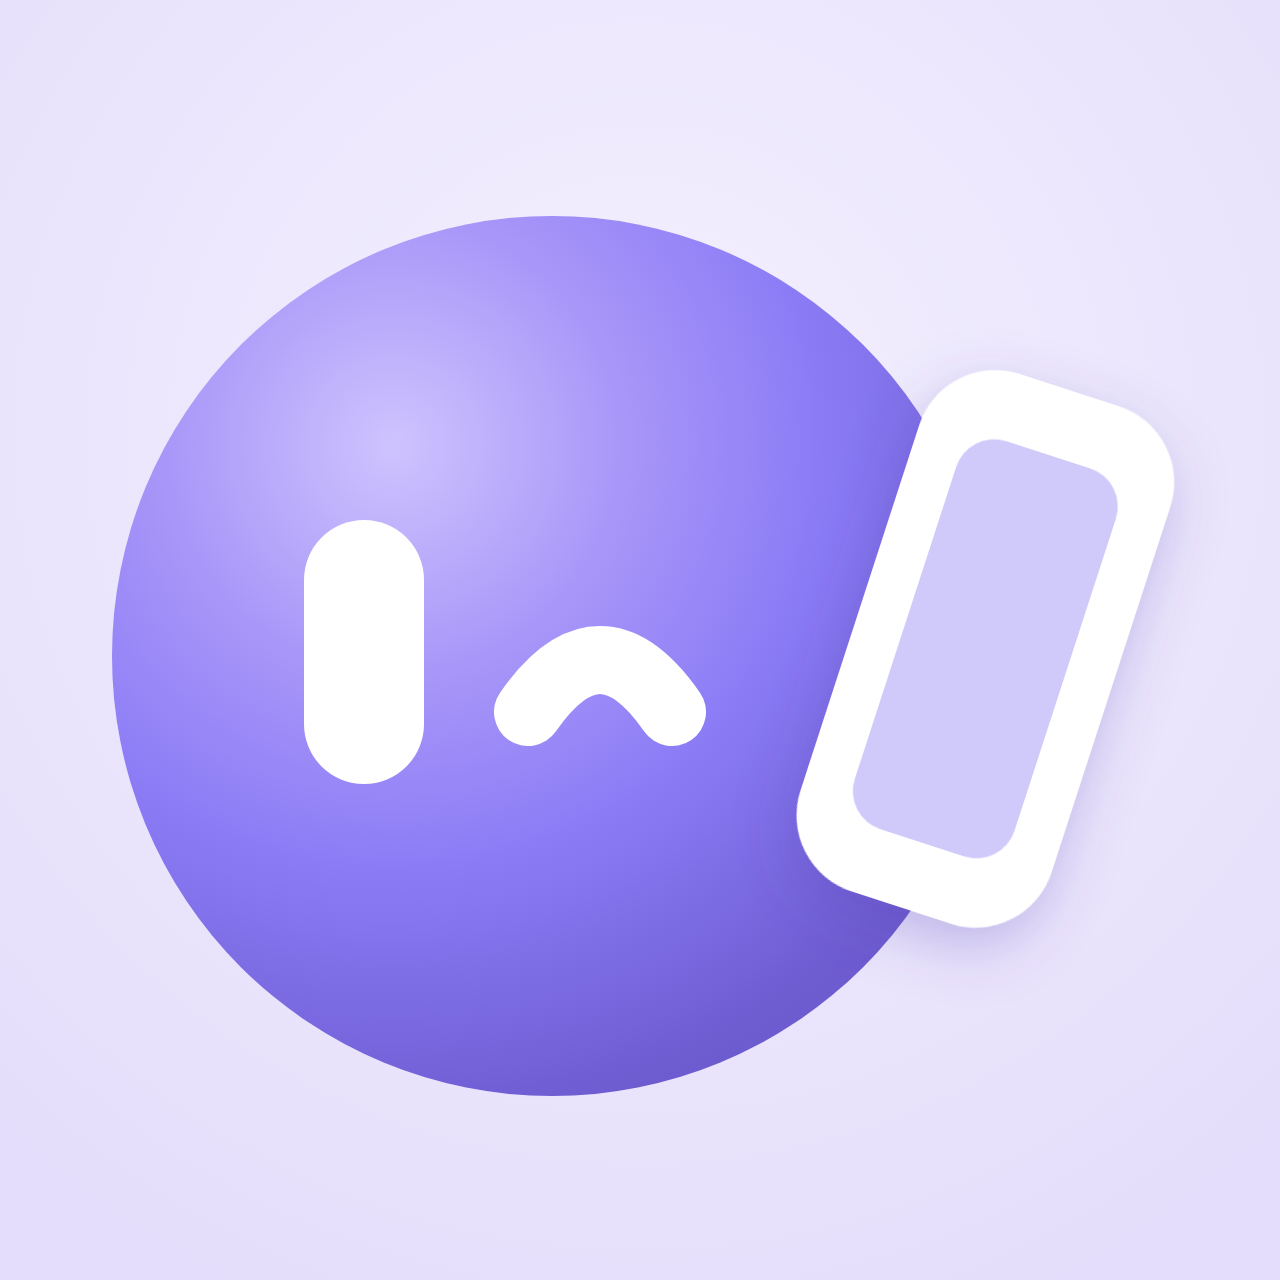
<file: store/play/src/icon.html>
<!doctype html><html><head><meta charset="utf-8"><style>
  html,body { margin:0; padding:0; width:100vw; height:100vw; overflow:hidden; }
  svg { display:block; width:100vw; height:100vw; }
</style></head><body>
<!-- 전부 하나의 SVG 로 그린다. CSS 로 배치하면 렌더 크기에 따라 어긋나서,
     좌표를 viewBox 안에 고정하는 편이 안전하다.
     앱 안에서는 가끔만 윙크하지만 아이콘은 한 장이라, 가장 이 앱다운
     순간(윙크하며 전화를 받는 모습)을 고정해 둔다. -->
<svg viewBox="0 0 320 320" xmlns="http://www.w3.org/2000/svg">
  <defs>
    <radialGradient id="bg" cx="50%" cy="34%" r="75%">
      <stop offset="0" stop-color="#F4F1FE"/><stop offset="1" stop-color="#E4DDFB"/>
    </radialGradient>
    <radialGradient id="orb" cx="32%" cy="26%" r="78%">
      <stop offset="0" stop-color="#CFC3FE"/><stop offset=".34" stop-color="#A896F8"/>
      <stop offset=".62" stop-color="#8B7CF6"/><stop offset="1" stop-color="#6D5BD0"/>
    </radialGradient>
    <filter id="drop" x="-40%" y="-40%" width="180%" height="180%">
      <feDropShadow dx="0" dy="5" stdDeviation="7"
                    flood-color="#5B49B8" flood-opacity=".30"/>
    </filter>
  </defs>

  <rect width="320" height="320" fill="url(#bg)"/>
  <circle cx="138" cy="164" r="110" fill="url(#orb)"/>

  <!-- 얼굴은 왼쪽 2/3 안에 둔다. 폰이 눈을 가리면 표정이 뭉개진다. -->
  <rect x="76" y="130" width="30" height="66" rx="15" fill="#fff"/>
  <path d="M132 178 q18 -26 36 0" stroke="#fff" stroke-width="17"
        stroke-linecap="round" fill="none"/>

  <!-- 폰은 귀 위치(오른쪽 가장자리)에. 그림자를 줘야 흰 폰이 밝은
       배경 위에서도 떠 보인다. -->
  <g transform="rotate(18 246 160)" filter="url(#drop)">
    <rect x="214" y="94" width="66" height="136" rx="20" fill="#fff"/>
    <rect x="226" y="111" width="42" height="102" rx="10"
          fill="#8B7CF6" opacity=".40"/>
  </g>
</svg></body></html>
</file>
